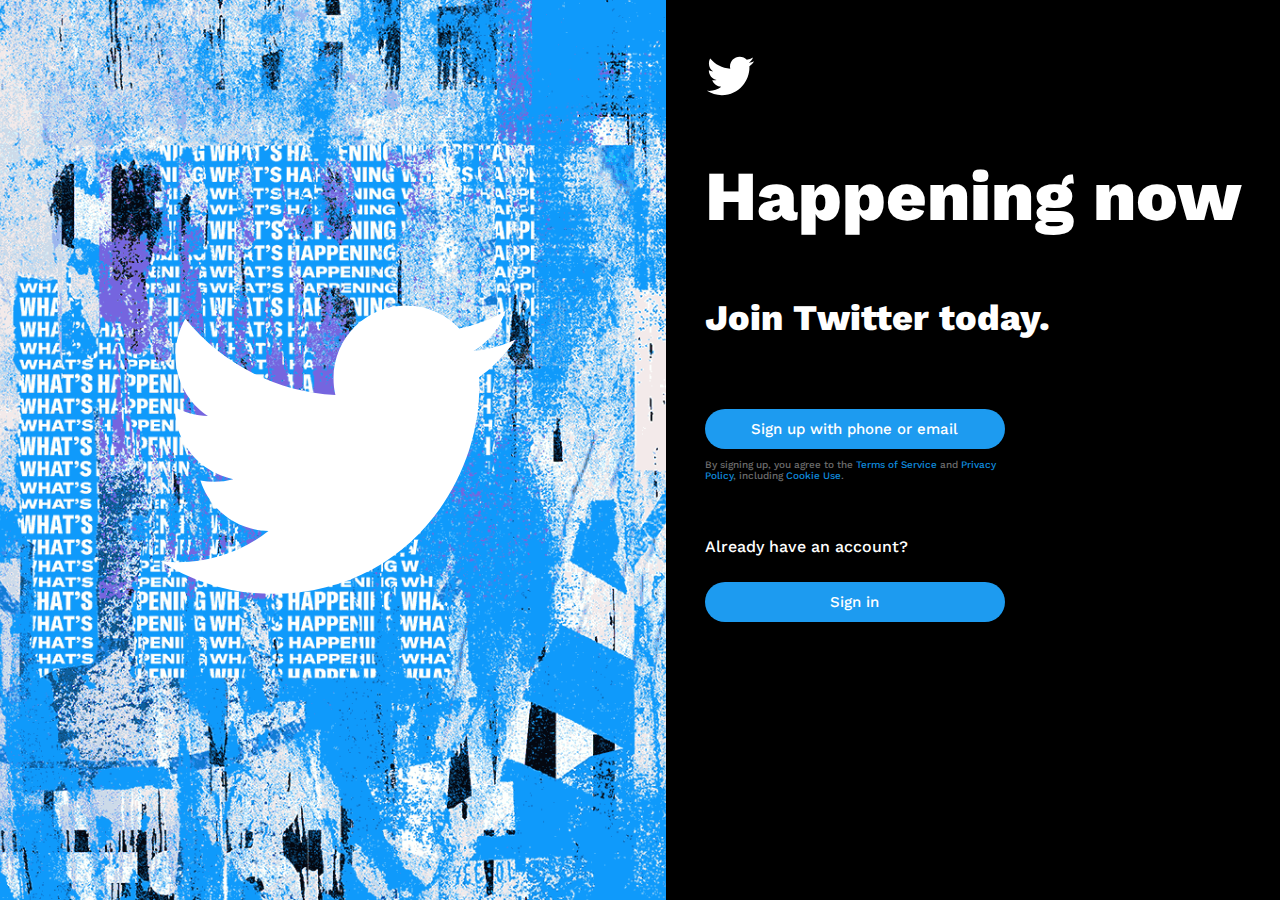
<file: signUp/index.html>
<!DOCTYPE html>

<html>
  <head>
    <title>Twitter. It's what's happening / Twitter</title>
    <meta name="viewport" content="width=device-width; initial-scale=1.0;" />
    <link rel="stylesheet" href="./styling/styles.css" />
    <script src="./scripts/scripts.js" type="text/javascript"></script>
  </head>

  <body>
    <div id="container">
      <!-- Left Section Start -->
      <div id="left">
        <svg viewBox="0 0 24 24" aria-hidden="true">
          <g>
            <path
              d="M23.643 4.937c-.835.37-1.732.62-2.675.733.962-.576 1.7-1.49 2.048-2.578-.9.534-1.897.922-2.958 1.13-.85-.904-2.06-1.47-3.4-1.47-2.572 0-4.658 2.086-4.658 4.66 0 .364.042.718.12 1.06-3.873-.195-7.304-2.05-9.602-4.868-.4.69-.63 1.49-.63 2.342 0 1.616.823 3.043 2.072 3.878-.764-.025-1.482-.234-2.11-.583v.06c0 2.257 1.605 4.14 3.737 4.568-.392.106-.803.162-1.227.162-.3 0-.593-.028-.877-.082.593 1.85 2.313 3.198 4.352 3.234-1.595 1.25-3.604 1.995-5.786 1.995-.376 0-.747-.022-1.112-.065 2.062 1.323 4.51 2.093 7.14 2.093 8.57 0 13.255-7.098 13.255-13.254 0-.2-.005-.402-.014-.602.91-.658 1.7-1.477 2.323-2.41z"
            ></path>
          </g>
        </svg>
      </div>
      <!-- Left Section End -->

      <!-- Right Section Start -->
      <div id="right">
        <div id="right-logo">
          <svg viewBox="0 0 24 24" aria-hidden="true">
            <g>
              <path
                d="M23.643 4.937c-.835.37-1.732.62-2.675.733.962-.576 1.7-1.49 2.048-2.578-.9.534-1.897.922-2.958 1.13-.85-.904-2.06-1.47-3.4-1.47-2.572 0-4.658 2.086-4.658 4.66 0 .364.042.718.12 1.06-3.873-.195-7.304-2.05-9.602-4.868-.4.69-.63 1.49-.63 2.342 0 1.616.823 3.043 2.072 3.878-.764-.025-1.482-.234-2.11-.583v.06c0 2.257 1.605 4.14 3.737 4.568-.392.106-.803.162-1.227.162-.3 0-.593-.028-.877-.082.593 1.85 2.313 3.198 4.352 3.234-1.595 1.25-3.604 1.995-5.786 1.995-.376 0-.747-.022-1.112-.065 2.062 1.323 4.51 2.093 7.14 2.093 8.57 0 13.255-7.098 13.255-13.254 0-.2-.005-.402-.014-.602.91-.658 1.7-1.477 2.323-2.41z"
              ></path>
            </g>
          </svg>
        </div>
        <p id="label-large" class="font-800">Happening now</p>
        <p id="label-medium" class="font-800">Join Twitter today.</p>

        <!-- signup Pop up Start -->
        <!-- Trigger/Open The Modal -->
        <button id="signUp" class="blue-btn myBtn font-500" onclick="">
          Sign up with phone or email
        </button>

        <!-- The Modal -->
        <div id="myModal" class="modal">
          <!-- Modal content -->
          <div class="modal-content">
            <span class="close">&times;</span>
            <p id="create-acc" class="font-600">Create your account</p>
            <form id="signupInput" class="font-500">
              <div id="usernameField" class="signupField">
                <input id="username" type="text" name="username" />
                <label id="usernameLabel">Username</label>
              </div>
              <div class="signupField">
                <input id="password" type="password" name="password" />
                <label>Password</label>
              </div>
              <div class="signupField">
                <input id="email" type="email" name="email" />
                <label>Email</label>
              </div>
              <div class="signupField">
                <input id="dob" type="date" name="dob" />
                <label>Date of Birth</label>
              </div>
              <button id="submit" class="blue-btn font-600" type="submit">
                Sign Up
              </button>
            </form>
          </div>
        </div>
        <!-- signup Pop up End -->

        <!-- Right Section End -->
        <div id="caption" class="font-500">
          By signing up, you agree to the
          <a href="#">Terms of Service</a> and <a href="#">Privacy Policy</a>,
          including <a href="#">Cookie Use</a>.
        </div>
        <p id="ask" class="font-500">Already have an account?</p>

        <!-- SIGN IN -->
        <button id="signIn" class="blue-btn myBtn font-500" onclick="">
          Sign in
        </button>

        <div id="signInModal" class="modal">
          <!-- Modal content -->
          <div class="modal-content">
            <span class="close">&times;</span>
            <p id="signIn-acc" class="font-600">Sign In to your account</p>
            <form id="signInInput" class="font-500">
              <div id="signIn-usernameField" class="signupField">
                <input id="signIn-username" type="text" name="username" />
                <label>Username</label>
              </div>
              <div class="signupField">
                <input id="signIn-email" type="email" name="email" />
                <label>Email</label>
              </div>
              <div class="signupField">
                <input id="signIn-password" type="password" name="password" />
                <label>Password</label>
              </div>

              <button id="signInSubmit" class="blue-btn font-600" type="submit">
                Sign In
              </button>
            </form>
          </div>
        </div>
      </div>
      <!-- Right Section End -->
    </div>
  </body>
</html>
</file>
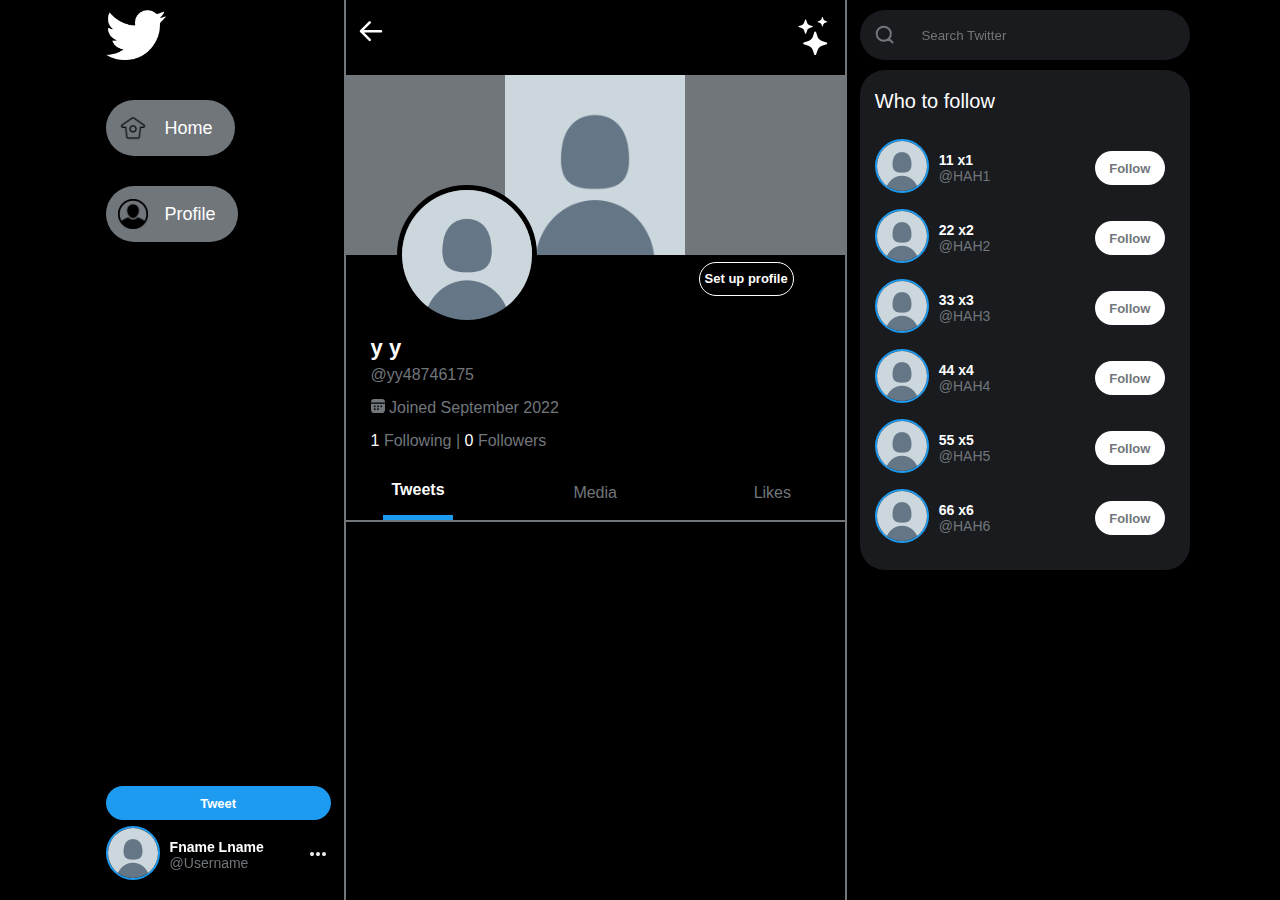
<file: homePage/editProfile.html>
<!DOCTYPE html>

<html>
  <head>
    <title>Edit Profile</title>
    <meta content="width=device-width, initial-scale=1" name="viewport" />
    <link rel="stylesheet" href="./styling/styles.css" />
    <script src="./scripts/index.js"></script>
  </head>

  <body>
    <section id="left-section" class="flex"></section>

    <section id="editProf">
      <div id="feed-header" class="flex fixed">
        <div>
            <a href="/homePage/#">
          <svg
            width="30"
            height="30"
            viewBox="0 0 24 24"
            fill="none"
            xmlns="http://www.w3.org/2000/svg"
          >
            <path
              d="M11 5L4 12L11 19M4 12H20"
              stroke="white"
              stroke-width="2"
              stroke-linecap="round"
              stroke-linejoin="round"
            />
          </svg></a>
        </div>
        
        <svg viewBox="0 0 28 28" fill="none" xmlns="http://www.w3.org/2000/svg">
          <g clip-path="url(#clip0_136_904)">
            <path
              d="M13.3998 10.9323C13.5923 10.3548 14.4078 10.3548 14.6003 10.9323L15.729 14.3221C15.9775 15.0672 16.3961 15.7443 16.9516 16.2995C17.5072 16.8548 18.1845 17.273 18.9298 17.5211L22.3178 18.6498C22.8953 18.8423 22.8953 19.6578 22.3178 19.8503L18.928 20.9791C18.1828 21.2275 17.5058 21.6461 16.9505 22.2017C16.3953 22.7573 15.977 23.4345 15.729 24.1798L14.6003 27.5678C14.5587 27.6943 14.4784 27.8044 14.3706 27.8825C14.2628 27.9605 14.1331 28.0026 14 28.0026C13.8669 28.0026 13.7372 27.9605 13.6294 27.8825C13.5216 27.8044 13.4413 27.6943 13.3998 27.5678L12.271 24.1781C12.0227 23.4331 11.6044 22.7562 11.0491 22.2009C10.4939 21.6457 9.81697 21.2273 9.072 20.9791L5.68225 19.8503C5.55579 19.8088 5.44567 19.7284 5.3676 19.6206C5.28953 19.5129 5.2475 19.3832 5.2475 19.2501C5.2475 19.117 5.28953 18.9873 5.3676 18.8795C5.44567 18.7717 5.55579 18.6913 5.68225 18.6498L9.072 17.5211C9.81697 17.2728 10.4939 16.8545 11.0491 16.2992C11.6044 15.7439 12.0227 15.067 12.271 14.3221L13.3998 10.9323V10.9323ZM6.6395 2.00907C6.66459 1.93328 6.71293 1.86733 6.77765 1.82059C6.84237 1.77385 6.92017 1.74869 7 1.74869C7.07983 1.74869 7.15763 1.77385 7.22235 1.82059C7.28707 1.86733 7.33541 1.93328 7.3605 2.00907L8.03775 4.04257C8.3405 4.94907 9.051 5.65957 9.9575 5.96232L11.991 6.63957C12.0668 6.66466 12.1327 6.713 12.1795 6.77772C12.2262 6.84243 12.2514 6.92023 12.2514 7.00007C12.2514 7.0799 12.2262 7.1577 12.1795 7.22241C12.1327 7.28713 12.0668 7.33547 11.991 7.36057L9.9575 8.03782C9.51042 8.18677 9.10417 8.4378 8.77096 8.77102C8.43774 9.10424 8.1867 9.51048 8.03775 9.95757L7.3605 11.9911C7.33541 12.0669 7.28707 12.1328 7.22235 12.1795C7.15763 12.2263 7.07983 12.2514 7 12.2514C6.92017 12.2514 6.84237 12.2263 6.77765 12.1795C6.71293 12.1328 6.66459 12.0669 6.6395 11.9911L5.96225 9.95757C5.8133 9.51048 5.56226 9.10424 5.22905 8.77102C4.89583 8.4378 4.48958 8.18677 4.0425 8.03782L2.009 7.36057C1.93322 7.33547 1.86727 7.28713 1.82052 7.22241C1.77378 7.1577 1.74862 7.0799 1.74862 7.00007C1.74862 6.92023 1.77378 6.84243 1.82052 6.77772C1.86727 6.713 1.93322 6.66466 2.009 6.63957L4.0425 5.96232C4.48958 5.81336 4.89583 5.56233 5.22905 5.22911C5.56226 4.89589 5.8133 4.48965 5.96225 4.04257L6.6395 2.00907V2.00907ZM19.0102 0.173315C19.0275 0.123486 19.0599 0.080278 19.1029 0.049698C19.1458 0.0191179 19.1973 0.00268555 19.25 0.00268555C19.3027 0.00268555 19.3542 0.0191179 19.3971 0.049698C19.4401 0.080278 19.4725 0.123486 19.4897 0.173315L19.9413 1.52782C20.1425 2.13332 20.6167 2.60757 21.2222 2.80882L22.5767 3.26032C22.6266 3.27759 22.6698 3.30996 22.7004 3.35293C22.7309 3.3959 22.7474 3.44733 22.7474 3.50007C22.7474 3.5528 22.7309 3.60423 22.7004 3.6472C22.6698 3.69017 22.6266 3.72254 22.5767 3.73982L21.2222 4.19132C20.9239 4.29058 20.6527 4.45804 20.4303 4.68041C20.208 4.90278 20.0405 5.17392 19.9413 5.47232L19.4897 6.82682C19.4725 6.87664 19.4401 6.91985 19.3971 6.95043C19.3542 6.98101 19.3027 6.99745 19.25 6.99745C19.1973 6.99745 19.1458 6.98101 19.1029 6.95043C19.0599 6.91985 19.0275 6.87664 19.0102 6.82682L18.5587 5.47232C18.4595 5.17392 18.292 4.90278 18.0697 4.68041C17.8473 4.45804 17.5761 4.29058 17.2778 4.19132L15.925 3.73982C15.8752 3.72254 15.832 3.69017 15.8014 3.6472C15.7708 3.60423 15.7544 3.5528 15.7544 3.50007C15.7544 3.44733 15.7708 3.3959 15.8014 3.35293C15.832 3.30996 15.8752 3.27759 15.925 3.26032L17.2795 2.80882C17.885 2.60757 18.3592 2.13332 18.5605 1.52782L19.0102 0.175065V0.173315Z"
              fill="white"
            />
          </g>
          <defs>
            <clipPath id="clip0_136_904">
              <rect width="28" height="28" fill="white" />
            </clipPath>
          </defs>
        </svg>
      </div>
      <div id="prof-Top-Section">
        <div id="prof-details">
          <div id="prof-media" class="flex">
            <img
              alt="Profile Cover Image"
              class="curr-user-pfp"
            />
            <div id="prof-media-edit" class="flex">
              <img
                alt="Profile Cover Image"
                class="curr-user-pfp"
              />
              <div id="setup-btn" class="flex flex-col">
                <button id="edit-button" class="btn btn-hollow">
                  Set up profile
                </button>
                <div id="editForm" class="form">
                  <!-- *** Need to Edit API Here *** -->
                  <div class="modal-content">
                    <div class="flex">
                      <span class="close">&times;</span>
                      <p id="edit-acc">Edit your account</p>
                    </div>

                    <form id="editInput">
                      <div class="editField">
                        <img src="./assets/icons/default_profile_400x400.png" />
                          <input
                            type="file"
                            id="changeImage"
                            accept="image/jpeg, image/png, image/jpg"
                            
                          />
                          <svg
                            width="24"
                            height="24"
                            viewBox="0 0 24 24"
                            fill="none"
                            xmlns="http://www.w3.org/2000/svg"
                          >
                            <path
                              d="M6.233 5.834L6.678 3.608C6.76866 3.15444 7.01371 2.74633 7.37144 2.45314C7.72918 2.15995 8.17747 1.99982 8.64 2H15.36C15.8225 1.99982 16.2708 2.15995 16.6286 2.45314C16.9863 2.74633 17.2313 3.15444 17.322 3.608L17.767 5.834C17.8369 6.18279 18.0043 6.50459 18.2498 6.76198C18.4953 7.01938 18.8089 7.20178 19.154 7.288C19.967 7.49138 20.6887 7.96068 21.2044 8.6213C21.72 9.28192 22.0001 10.0959 22 10.934V18C22 19.0609 21.5786 20.0783 20.8284 20.8284C20.0783 21.5786 19.0609 22 18 22H6C4.93913 22 3.92172 21.5786 3.17157 20.8284C2.42143 20.0783 2 19.0609 2 18V10.934C1.99992 10.0959 2.27998 9.28192 2.79564 8.6213C3.31131 7.96068 4.033 7.49138 4.846 7.288C5.19111 7.20178 5.50466 7.01938 5.75019 6.76198C5.99572 6.50459 6.16315 6.18279 6.233 5.834V5.834Z"
                              stroke="black"
                              stroke-width="2"
                              stroke-linecap="round"
                              stroke-linejoin="round"
                            />
                            <path
                              d="M12 18C14.2091 18 16 16.2091 16 14C16 11.7909 14.2091 10 12 10C9.79086 10 8 11.7909 8 14C8 16.2091 9.79086 18 12 18Z"
                              stroke="black"
                              stroke-width="2"
                              stroke-linecap="round"
                              stroke-linejoin="round"
                            />
                            <path
                              d="M11 6H13"
                              stroke="black"
                              stroke-width="2"
                              stroke-linecap="round"
                              stroke-linejoin="round"
                            />
                          </svg>
                        </button>
                      </div>
                      <div class="editField">
                        <input id="editedName" type="text" />
                        <label>Name</label>
                      </div>
                      <div class="editField">
                        <input
                          id="editedPassword"
                          type="password"
                        />
                        <label>Password</label>
                      </div>
                      <div class="editField">
                        <input id="editedEmail" type="email"/>
                        <label>Email</label>
                      </div>
                      <div class="editField">
                        <input id="editedPhone" type="tel" />
                        <label>Phone</label>
                      </div>
                      <div class="editField">
                        <input id="editedDob" type="date" />
                        <label>Date of Birth</label>
                      </div>
                      <button id="submit" type="submit" class="blue-btn">
                        Submit
                      </button>
                    </form>
                  </div>
                </div>
              </div>
            </div>
          </div>
        </div>
        <div id="prof-details-txt" class="flex flex-col">
          <div id="prof-details-fname">y y</div>
          <div id="prof-details-uname">@yy48746175</div>
          <div id="prof-details-date">
            <svg
              width="14"
              height="14"
              viewBox="0 0 14 14"
              fill="none"
              xmlns="http://www.w3.org/2000/svg"
            >
              <path
                d="M14 11.0833V4.66667H0V11.0833C0 11.8569 0.307291 12.5987 0.854272 13.1457C1.40125 13.6927 2.14312 14 2.91667 14H11.0833C11.8569 14 12.5987 13.6927 13.1457 13.1457C13.6927 12.5987 14 11.8569 14 11.0833ZM4.66317 7.28933C4.66317 7.52093 4.57116 7.74305 4.4074 7.90681C4.24363 8.07058 4.02152 8.16258 3.78992 8.16258C3.55832 8.16258 3.3362 8.07058 3.17244 7.90681C3.00867 7.74305 2.91667 7.52093 2.91667 7.28933C2.91667 7.05773 3.00867 6.83562 3.17244 6.67185C3.3362 6.50809 3.55832 6.41608 3.78992 6.41608C4.02152 6.41608 4.24363 6.50809 4.4074 6.67185C4.57116 6.83562 4.66317 7.05773 4.66317 7.28933ZM4.66317 10.206C4.66317 10.4376 4.57116 10.6597 4.4074 10.8235C4.24363 10.9872 4.02152 11.0792 3.78992 11.0792C3.55832 11.0792 3.3362 10.9872 3.17244 10.8235C3.00867 10.6597 2.91667 10.4376 2.91667 10.206C2.91667 9.9744 3.00867 9.75229 3.17244 9.58852C3.3362 9.42475 3.55832 9.33275 3.78992 9.33275C4.02152 9.33275 4.24363 9.42475 4.4074 9.58852C4.57116 9.75229 4.66317 9.9744 4.66317 10.206ZM7.87383 7.28933C7.87383 7.52093 7.78183 7.74305 7.61806 7.90681C7.4543 8.07058 7.23218 8.16258 7.00058 8.16258C6.76898 8.16258 6.54687 8.07058 6.3831 7.90681C6.21934 7.74305 6.12733 7.52093 6.12733 7.28933C6.12733 7.05773 6.21934 6.83562 6.3831 6.67185C6.54687 6.50809 6.76898 6.41608 7.00058 6.41608C7.23218 6.41608 7.4543 6.50809 7.61806 6.67185C7.78183 6.83562 7.87383 7.05773 7.87383 7.28933ZM7.87383 10.206C7.87383 10.4376 7.78183 10.6597 7.61806 10.8235C7.4543 10.9872 7.23218 11.0792 7.00058 11.0792C6.76898 11.0792 6.54687 10.9872 6.3831 10.8235C6.21934 10.6597 6.12733 10.4376 6.12733 10.206C6.12733 9.9744 6.21934 9.75229 6.3831 9.58852C6.54687 9.42475 6.76898 9.33275 7.00058 9.33275C7.23218 9.33275 7.4543 9.42475 7.61806 9.58852C7.78183 9.75229 7.87383 9.9744 7.87383 10.206ZM11.0798 7.28933C11.0798 7.52093 10.9878 7.74305 10.8241 7.90681C10.6603 8.07058 10.4382 8.16258 10.2066 8.16258C9.97498 8.16258 9.75287 8.07058 9.5891 7.90681C9.42534 7.74305 9.33333 7.52093 9.33333 7.28933C9.33333 7.05773 9.42534 6.83562 9.5891 6.67185C9.75287 6.50809 9.97498 6.41608 10.2066 6.41608C10.4382 6.41608 10.6603 6.50809 10.8241 6.67185C10.9878 6.83562 11.0798 7.05773 11.0798 7.28933ZM14 2.91667C14 2.14312 13.6927 1.40125 13.1457 0.854272C12.5987 0.307291 11.8569 0 11.0833 0H2.91667C2.14312 0 1.40125 0.307291 0.854272 0.854272C0.307291 1.40125 0 2.14312 0 2.91667V3.5H14V2.91667Z"
                fill="#71767B"
              />
            </svg>
            Joined September 2022
          </div>
          <div id="prof-stats">
            <span id="following-count">1</span> Following |
            <span id="follower-count">0</span> Followers
          </div>
        </div>
        <div id="profile-nav" class="flex">
          <div id="prof-nav-buttons" class="flex">
            <div class="prof-nav-btn">
              <p>Tweets</p>
            </div>
            <div class="prof-nav-btn">
              <p>Media</p>
            </div>
            <div class="prof-nav-btn">
              <p>Likes</p>
            </div>
          </div>
        </div>
        <div class="line-hori"></div>
      </div>
      <div id="profile-feed"></div>
    </section>

    <section id="right-section" class="flex"></section>
  </body>
</html>
</file>
<file: signUp/styling/styles.css>
@import url("https://fonts.googleapis.com/css2?family=Work+Sans:wght@500&display=swap");
@import url("https://fonts.googleapis.com/css2?family=Work+Sans:wght@600&display=swap");
@import url("https://fonts.googleapis.com/css2?family=Work+Sans:wght@800&display=swap");

body {
  margin: 0;
  background-color: #000;
}

.font-500 {
  font-family: "Work Sans", sans-serif;
  font-weight: 500;
}

.font-600 {
  font-family: "Work Sans", sans-serif;
  font-weight: 600;
}

.font-800 {
  font-family: "Work Sans", sans-serif;
  font-weight: 800;
}

#container {
  display: flex;
  height: 100%;
  width: 100%;
}

#left {
  height: 100vh;
  width: 55%;
  display: flex;
  justify-content: center;
  align-content: center;
  flex-shrink: 2;
  background-image: url("../images/lohp_en_1302x955.png");
  background-size: cover;
  background-position: center;
  background-repeat: no-repeat;
}

#left img {
  inset: 0px;
  opacity: 0;
  position: absolute;
  width: fit-content;
  z-index: -1;
  order: 1;
}

#left svg {
  width: 375px;
  fill: white;
}

#right {
  height: 100%;
  min-width: 300px;
  display: flex;
  flex-direction: column;
  align-content: center;
  color: white;
  padding: 4% 3% 0px 3%;
  box-sizing: border-box;
  flex-shrink: 0;
  order: 2;
}

#right svg {
  width: 50px;
  fill: white;
}

#label-large {
  font-size: 70px;
  margin: 50px 0px;
}

#label-medium {
  font-size: 36px;
  margin: 10px 0px;
}

.blue-btn {
  font-size: 15px;
  color: white;

  width: 300px;
  height: 40px;
  margin: 10px 0px 10px 0px;

  border: none;
  border-radius: 40px;

  background-color: #1d9bf0;
  cursor: pointer;
  transition: 0.3s;
}

.blue-btn:hover {
  transition: 0.3s;
  background-color: #1b74b0;
}

#signUp {
  margin: 60px 0px 10px 0px;
}

#right #caption {
  width: 300px;
  color: rgb(109, 109, 109);
  font-size: 10px;
  margin-bottom: 40px;
}

#right #caption a:-webkit-any-link {
  color: #0f8bde;
  cursor: pointer;
  text-decoration: none;
}

#right #caption a:-webkit-any-link:hover {
  text-decoration: underline;
}

#right h4 {
  font-size: 36px;
  margin: 10px 0px;
}

.modal {
  display: none;
  position: fixed;
  z-index: 1;
  left: 0;
  top: 0;
  width: 100%;
  height: 100%;
  overflow: auto;
  background-color: #aaaaaa;
  background-color: rgba(9, 84, 135, 0.25);
  justify-content: space-around;
  align-items: center;
}

/* Modal Content */
.modal-content {
  padding: 15px;
  display: flex;
  flex-direction: column;
  background-color: #000;
  border: none;
  border-radius: 20px;
  min-width: 600px;
  width: 600px;
  max-width: 80vw;
  min-height: 400px;
  height: fit-content;
  max-height: 90vh;
}

#create-acc,
#signIn-acc {
  padding-left: 30px;
  font-size: 20px;
}

/* The Close Button */
.close {
  color: #aaaaaa;
  float: left;
  font-size: 28px;
  font-weight: bold;
  width: fit-content;
}

.close:hover,
.close:focus {
  color: #000;
  text-decoration: none;
  cursor: pointer;
}

#signupInput,
#signInInput {
  display: flex;
  flex-direction: column;
  align-items: left;
  padding: 0px 35px;
  position: relative;
}

.signupField {
  position: relative;
  border: 1px solid gray;
  height: fit-content;
  margin: 5px 0px;
  padding: 0px 10px;
  border-radius: 5px;
}

.signupField input {
  background: none;
  background-color: transparent;
  border: none;
  color: white;
  height: 40px;
  width: 100%;
  text-align: center;
  font-family: "Work Sans", sans-serif;
  font-weight: 500;
}

.signupField label {
  position: absolute;
  pointer-events: none;
  left: 10px;
  top: 10px;
  transition: 0.2s ease all;
  font-size: 15px;
}

.signupField input:focus {
  outline: none;
  background-color: transparent;
}

.signupField input:focus ~ label {
  top: 0px;
  font-size: 12px;
}

.signupField:focus-within {
  border: 2px solid #1d9bf0;
}

.signupField #signupInput input,
.signInField #signInInput input {
  width: 100%;
  background-color: transparent;
}

@media only screen and (max-width: 1000px) {
  #container {
    flex-direction: column;
    justify-content: space-between;
  }

  #left {
    order: 2;
    width: 100%;
    height: 350px;
    min-height: auto;
    margin-top: 2vh;
  }

  #left svg {
    width: 300px;
  }

  #right {
    order: 1;
    width: 500px;
    height: auto;
    align-self: center;
    text-align: left;
  }
}
</file>
<file: homePage/styling/styles.css>
* {
  font-family: sans-serif;
}

html {
  background-color: #000;
}

body {
  margin: 0px;
  display: flex;
  justify-content: center;
}

/* Left Side Section Start */

#left-section {
  width: 27%;
  height: 100vh;
  justify-content: flex-end;
  background-color: #000;
}

#left-menu {
  box-sizing: border-box;
  flex-direction: column;
  height: 100%;
  padding: 10px 0px;
}

#left-nav {
  flex-direction: column;
  height: 100%;
}

#nav-menu {
  flex-direction: column;
  gap: 30px;
  height: 100%;
  min-width: 240px;
}

#nav-menu a {
  width: fit-content;
  cursor: pointer;
}

#twitter-icon {
  height: 60px;
}

#twitter-icon img {
  height: 50px;
  background-color: none;
}

.nav-menu-item {
  cursor: pointer;
  font-size: 18px;
  font-weight: 500;
  color: #fff;
  width: fit-content;
  box-sizing: border-box;
  padding: 12px;
  border-radius: 45px;
  background-color: transparent;
  border: none;
  background-color: #71767b;
}

.nav-menu-item:hover {
  background-color: #1d9bf0;
}

.nav-menu-container {
  width: fit-content;
  height: 32px;
  align-items: center;
  margin-right: 10px;
  gap: 17px;
}

.nav-menu-item img {
  height: 30px;
  width: 30px;
}

#nav-button {
  width: 225px;
}

/* From Container Base */

.form {
  display: none;
  position: fixed;
  z-index: 1;
  left: 0;
  top: 0;
  width: 100%;
  height: 100%;
  overflow: auto;
  background-color: #aaaaaa;
  background-color: rgba(9, 84, 135, 0.25);
  justify-content: space-around;
  align-items: center;
}

/* Edit Profile BTN */

.modal-content {
  padding: 15px;
  display: flex;
  flex-direction: column;
  background-color: #000;
  color: #fff;
  border: none;
  border-radius: 20px;
  width: fit-content;
  height: fit-content;
}

#edit-acc {
  padding-left: 30px;
}

/* The Close Button */
.close {
  color: #aaaaaa;
  float: left;
  font-size: 28px;
  font-weight: bold;
}

.close:hover,
.close:focus {
  color: #000;
  text-decoration: none;
  cursor: pointer;
}

#editInput {
  display: flex;
  flex-direction: column;
  align-items: left;
  padding: 0px 35px;
  position: relative;
}

.editField {
  position: relative;
  border: 1px solid gray;
  height: fit-content;
  margin: 5px 0px;
  padding: 0px 10px;
  border-radius: 5px;
  text-align: center;
}

.editField:first-child {
  display: flex;
  flex-direction: column;
  align-items: center;
  gap: 10px;
}

.editField img {
  width: 100px;
  height: 100px;
}

.editField input {
  background: none;
  background-color: transparent;
  border: none;
  color: white;
  height: 40px;
}

.editField label {
  position: absolute;
  pointer-events: none;
  left: 10px;
  top: 10px;
  transition: 0.2s ease all;
  font-size: 15px;
}

.editField input:focus {
  outline: none;
  background-color: transparent;
}

.editField input:focus ~ label {
  top: 0px;
  font-size: 12px;
}

.editField:focus-within {
  border: 2px solid #1d9bf0;
}

.editField #editInput input {
  width: 100%;
  background-color: transparent;
}

/* Left Side Section End */

/* Feed Section Start */

#feed,
#editProf {
  width: 39%;
  height: 100vh;
  background-color: #000;
}

#feed-header {
  justify-content: space-between;
  font-size: 3vw;
  padding: 0px 10px;
  align-items: center;
  background-color: rgb(0, 0, 0, 0.8);
  color: #fff;
  height: 72px;
  width: 39%;
  box-sizing: border-box;
}

#feed-header svg {
  min-height: 30px;
  height: 3vw;
}

#add-tweet {
  flex-direction: column;
  min-height: fit-content;
  margin-top: 85px;
  margin-bottom: 10px;
  gap: 10px;
}

#add-tweet-input {
  gap: 10px;
  padding: 0px 10px;
}

#add-tweet-input textarea {
  width: 80%;
  background-color: transparent;
  border: none;
  outline: none;
  font-size: 18px;
  color: #fff;
}

#add-tweet-input img {
  width: 50px;
  border-radius: 90px;
}

#add-tweet-footer {
  justify-content: space-around;
}

.add-tweet-misc-btns {
  border: none;
  background: transparent;
}

.tweet {
  height: fit-content;
  box-sizing: border-box;
  padding: 25px 0px 10px 0px;
  gap: 10px;
  color: #fff;
}

.tweet .tweet-info {
  padding-left: 12%;
  box-sizing: border-box;
}

.tweet-info {
  align-items: center;
  color: #71767b;
  font-size: 14px;
  gap: 5px;
}

.tweet-info img {
  background-color: #71767b;
  height: 24px;
  border-radius: 20px;
}

.tweet .user-card {
  padding: 0% 5%;
  box-sizing: border-box;
}

.tweet-content-text {
  margin: 5px 5%;
}

.tweet-content-media {
  width: 100%;
  justify-content: center;
}

.tweet-content-media img {
  width: 100%;
  max-width: 400px;
}

.tweet-footer {
  justify-content: space-around;
  margin: 10px;
  align-items: baseline;
}

.footer-like:hover {
  color: red;
}

.footer-share:hover {
}

/* Feed Section End */

/* Right Side Section Start */

#right-section {
  gap: 20px;
  min-height: 100vh;
  min-width: 34%;
  width: fit-content;
  background-color: #000;
}

#right-col {
  flex-direction: column;
  gap: 15px;
  box-sizing: border-box;
  height: 100%;
  width: fit-content;
  align-content: center;
  padding-left: 15px;
}

#right-search {
  margin: 0px;
  min-width: 330px;
  width: fit-content;
  height: 50px;
  background-color: #000;
  padding: 10px 0px;
}

#right-search-input {
  background-color: #191b1f;
  color: #71767b;
  border-radius: 25px;
  height: 50px;
  width: 330px;
  align-items: center;
  padding-left: 15px;
  box-sizing: border-box;
}

#right-search-input input {
  border: none;
  background-color: transparent;
  text-indent: 15%;
  height: 50px;
  color: #71767b;
}

#right-follow {
  flex-direction: column;
  text-align: left;
  margin: 70px 0px 0px 0px;
  padding: 0px 15px;
  box-sizing: border-box;
  background-color: #191b1f;
  color: #71767b;
  border: none;
  border-radius: 25px;
  min-height: 500px;
  min-width: 330px;
  width: fit-content;
}

#right-follow p {
  font-size: 20px;
  color: #fff;
}

#right-follow-sugg {
  flex-direction: column;
  align-items: center;
}

#right-follow .user-card {
  width: 100%;
}

/* Right Side Section End */

/* Edit Profile Section Start */

#prof-Top-Section {
  width: 100%;
  height: 510px;
  margin-top: 75px;
}

#prof-details {
  width: 100%;
  height: 250px;
}

#prof-media {
  background-color: #71767b;
  height: 180px;
  justify-content: center;
}

#prof-media img {
  height: 100%;
}

#prof-media-edit {
  position: absolute;
  box-sizing: border-box;
  justify-content: space-between;
  padding: 0px 4%;
  height: 130px;
  margin-top: 110px;
  width: 39%;
}

#prof-media-edit img {
  border-radius: 90px;
  border: 5px solid #000;
}

#setup-btn {
  flex-direction: column;
  justify-content: flex-end;
  height: 85%;
}

#prof-details-txt {
  color: #71767b;
  margin: 10px 10px 20px 5%;
  flex-direction: column;
  gap: 5px;
  font-size: 16px;
}

#prof-details-fname {
  color: #fff;
  font-size: 22px;
  font-weight: 700;
}

#prof-details-date {
  margin: 10px 0px;
}

#following-count,
#follower-count {
  color: #fff;
}

#profile-nav {
  width: 100%;
  height: 50px;
  justify-content: center;
}

#prof-nav-buttons {
  height: 45px;
  width: 85%;
  justify-content: space-between;
  align-items: center;
}

.prof-nav-btn {
  cursor: pointer;
  text-align: center;
  color: #71767b;
  width: 70px;
}

/* Edit Profile Section End */

/* Utilities */
.flex {
  display: flex;
}

.fixed {
  position: fixed;
}

.line-vert {
  height: 100vh;
  z-index: 10px;
  position: fixed;
  width: 2px;
  background: #71767b;
}

.line-hori {
  width: 100%;
  height: 2px;
  background: #71767b;
}

.btn {
  cursor: pointer;
  min-height: 34px;
  min-width: 70px;
  border-radius: 25px;
  padding: 1px 5px;
  font-size: 13px;
  font-weight: 700;
}

.btn-hollow {
  background-color: transparent;
  border: 1px solid #fff;
  color: #fff;
}

.flw-btn {
  background-color: #fff;
  cursor: pointer;
  min-height: 34px;
  width: 70px;
  border-radius: 25px;
  padding: 1px;
  font-size: 13px;
  font-weight: 700;
  color: #71767b;
  border: none;
  margin-left: auto;
}

.blue-btn {
  background-color: #1d9bf0;
  cursor: pointer;
  min-height: 34px;
  min-width: 70px;
  border-radius: 25px;
  padding: 1px;
  font-size: 13px;
  font-weight: 700;
  color: white;
  border: none;
}

.user-card {
  min-width: 240px;
  height: 50px;
  margin: 10px 0px;
  padding-right: 10px;
  box-sizing: border-box;
  display: flex;

  align-items: center;
}

.user-card-pfp {
  height: 50px;
  width: 50px;
  border-radius: 100%;
  border: 2px solid #1d9bf0;
}

#user-card-details {
  display: flex;
  flex-direction: column;
  justify-content: space-between;
  margin-left: 10px;
  font-size: 14px;
  color: white;
}

#user-card-menu {
  margin-left: auto;
  border: none;
  background-color: transparent;
  cursor: pointer;
}

#user-fname {
  font-weight: 600;
}

#user-uname {
  color: #71767b;
}

@media screen {
  @media screen and (max-width: 1200px) {
    #left-section {
      width: 21%;
    }

    #feed,
    #feed-header,
    #editProf {
      width: 42%;
    }

    #right-section {
      min-width: 37%;
    }

    #left-menu {
      padding: 10px 10px;
      min-width: fit-content;
      position: fixed;
    }

    #left-nav {
      align-items: flex-end;
      min-width: fit-content;
    }

    #nav-menu {
      align-items: flex-end;
      min-width: fit-content;
    }

    .nav-menu-container p,
    #left-section #user-card-menu,
    #left-section #user-card-details {
      display: none;
    }

    #nav-button {
      width: fit-content;
    }

    .nav-menu-container {
      margin: 0px;
    }

    .user-card {
      min-width: fit-content;
      justify-content: center;
      padding-right: 0px;
    }
  }

  @media screen and (max-width: 1000px) {
    #left-section {
      min-width: 80px;
      width: 5%;
    }

    #nav-menu {
      align-items: center;
    }

    #feed,
    #editProf,
    #prof-media-edit {
      width: 90vw;
    }

    #feed-header {
      width: 85%;
      font-size: 6vw;
    }

    #feed-header svg {
      height: 6vw;
    }

    #right-section {
      min-width: auto;
      width: 2px;
    }

    #right-col {
      display: none;
    }

    .line-vert {
      display: fixed;
    }
  }

  @media only screen and (max-width: 500px) {
    #feed,
    #editProf,
    #prof-media-edit {
      width: 100%;
    }

    #feed-header {
      width: 100%;
    }

    #left-section {
      width: 0px;
      display: none !important;
    }
  }
}
</file>
